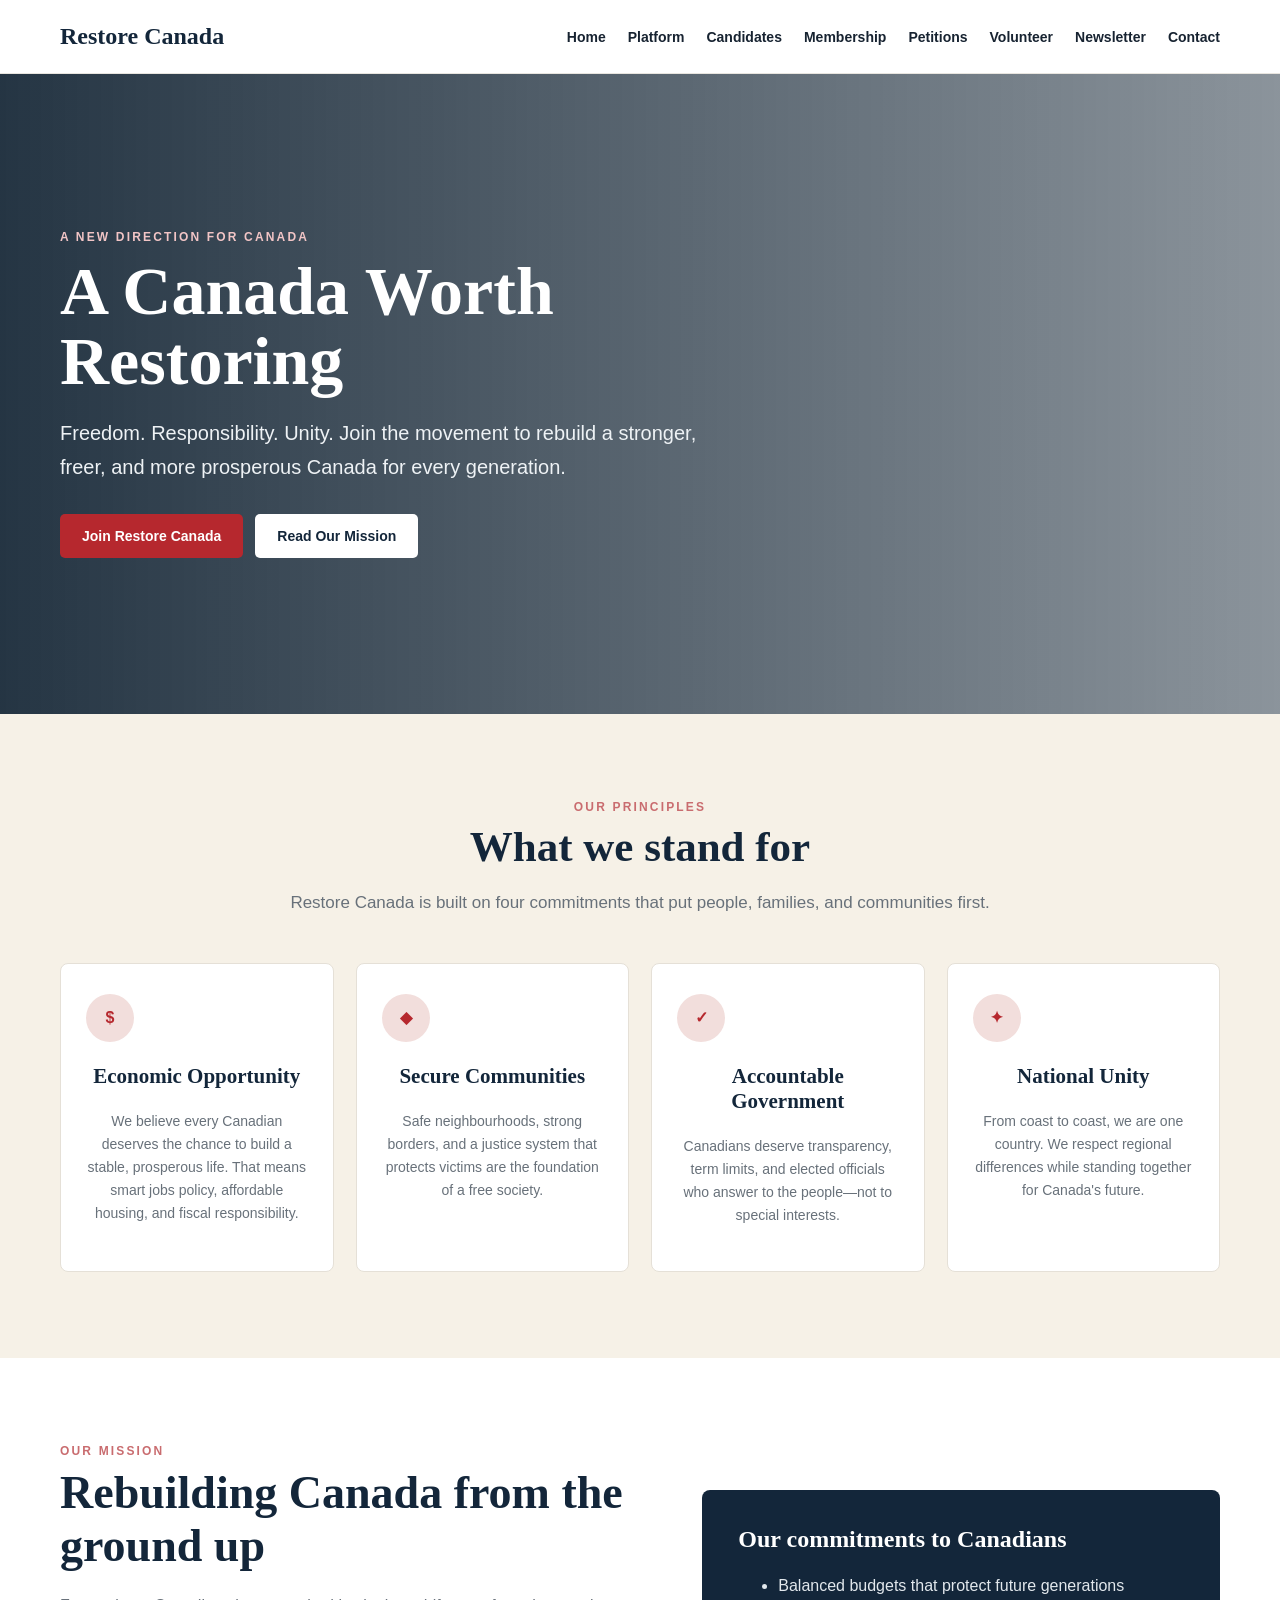
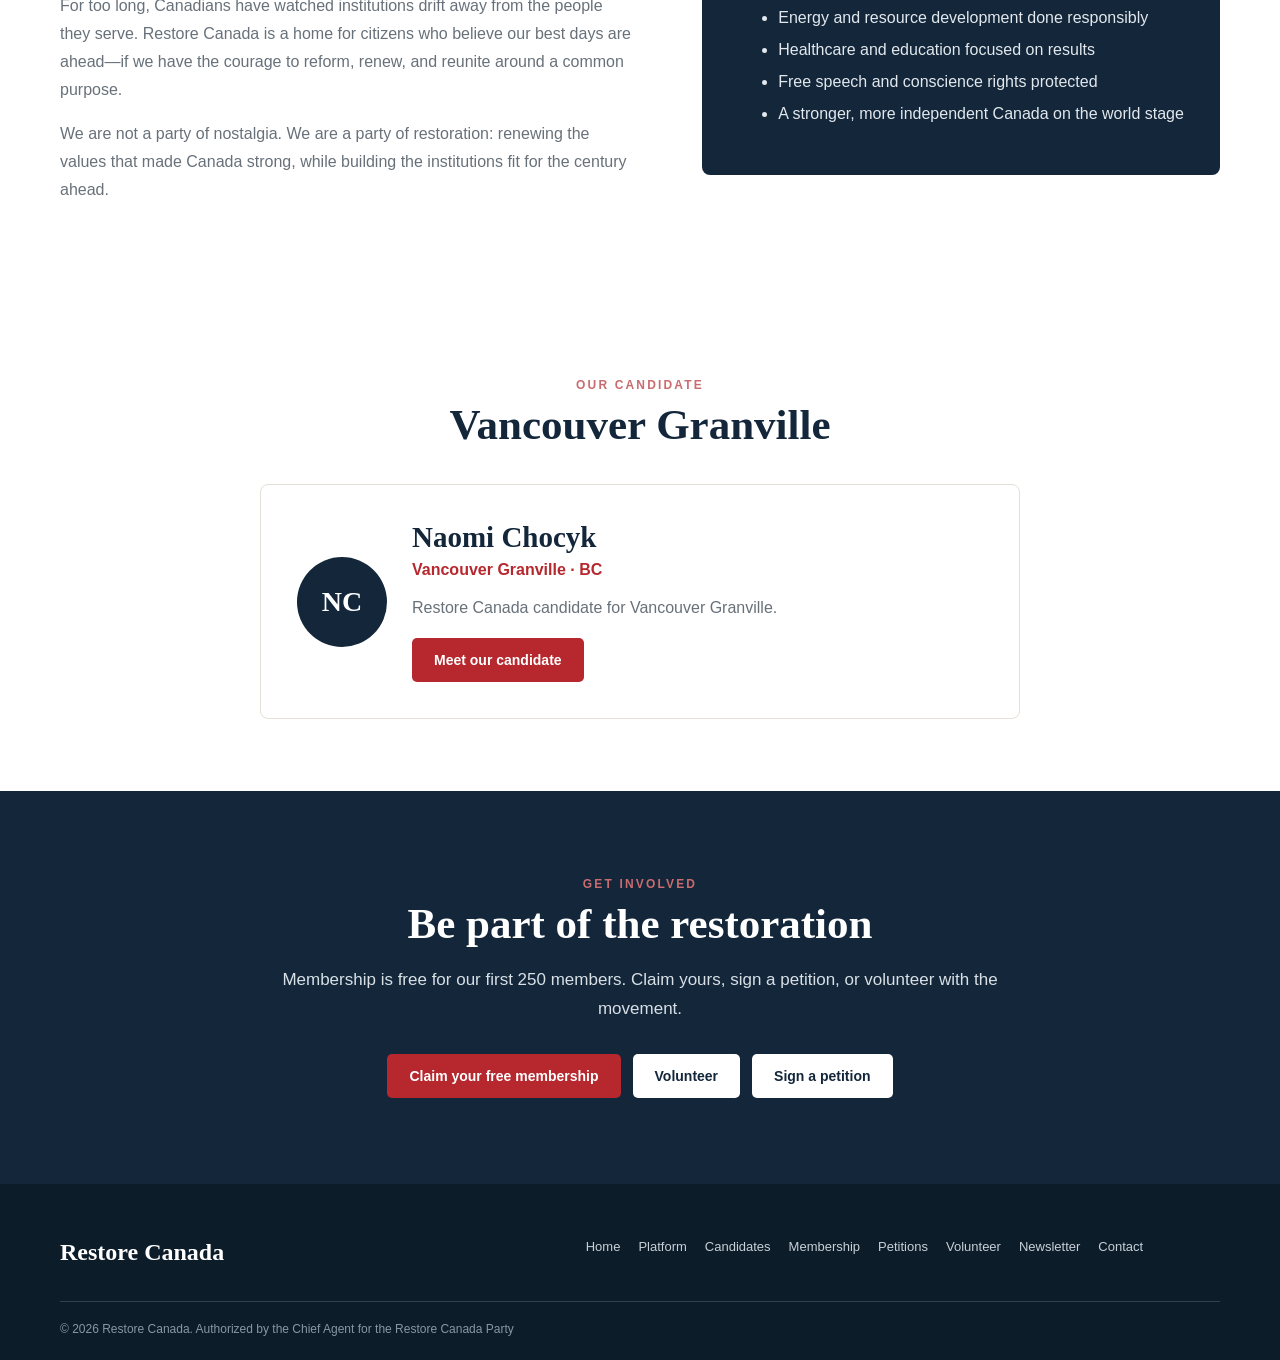
<file: index.html>
<!doctype html><html><head><meta charset="utf-8"><meta name="viewport" content="width=device-width,initial-scale=1"><title>Restore Canada — A Canada Worth Restoring</title><link rel="stylesheet" href="style.css"></head><body><header><div class="wrap header"><a class="logo" href="index.html">Restore Canada</a><nav>
<a href="index.html">Home</a><a href="platform.html">Platform</a><a href="candidates.html">Candidates</a>
<a href="membership.html">Membership</a><a href="petitions.html">Petitions</a>
<a href="volunteer.html">Volunteer</a>
<a href="newsletter.html">Newsletter</a><a href="contact.html">Contact</a></nav><button class="menu">☰</button></div></header>
<section class="hero"><div class="wrap"><div class="content"><div class="kicker">A new direction for Canada</div><h1>A Canada Worth Restoring</h1><p>Freedom. Responsibility. Unity. Join the movement to rebuild a stronger, freer, and more prosperous Canada for every generation.</p><div class="buttons"><a class="btn btn-red" href="membership.html">Join Restore Canada</a><a class="btn btn-light" href="#mission">Read Our Mission</a></div></div></div></section>
<section class="cream"><div class="wrap center"><div class="kicker">Our principles</div><h2 class="section-title">What we stand for</h2><p class="intro">Restore Canada is built on four commitments that put people, families, and communities first.</p>
<div class="grid4"><div class="principle"><div class="icon">$</div><h3>Economic Opportunity</h3><p>We believe every Canadian deserves the chance to build a stable, prosperous life. That means smart jobs policy, affordable housing, and fiscal responsibility.</p></div>
<div class="principle"><div class="icon">◆</div><h3>Secure Communities</h3><p>Safe neighbourhoods, strong borders, and a justice system that protects victims are the foundation of a free society.</p></div>
<div class="principle"><div class="icon">✓</div><h3>Accountable Government</h3><p>Canadians deserve transparency, term limits, and elected officials who answer to the people—not to special interests.</p></div>
<div class="principle"><div class="icon">✦</div><h3>National Unity</h3><p>From coast to coast, we are one country. We respect regional differences while standing together for Canada's future.</p></div></div></div></section>
<section id="mission"><div class="wrap mission"><div><div class="kicker">Our mission</div><h2>Rebuilding Canada from the ground up</h2><p>For too long, Canadians have watched institutions drift away from the people they serve. Restore Canada is a home for citizens who believe our best days are ahead—if we have the courage to reform, renew, and reunite around a common purpose.</p><p>We are not a party of nostalgia. We are a party of restoration: renewing the values that made Canada strong, while building the institutions fit for the century ahead.</p></div>
<div class="commit"><h3>Our commitments to Canadians</h3><ul><li>Balanced budgets that protect future generations</li><li>Energy and resource development done responsibly</li><li>Healthcare and education focused on results</li><li>Free speech and conscience rights protected</li><li>A stronger, more independent Canada on the world stage</li></ul></div></div></section>
<section class="candidate-band"><div class="wrap center"><div class="kicker">Our candidate</div><h2 class="section-title">Vancouver Granville</h2><div class="candidate-card"><div class="initials">NC</div><div><h3>Naomi Chocyk</h3><div class="riding">Vancouver Granville · BC</div><p>Restore Canada candidate for Vancouver Granville.</p><a class="btn btn-red" href="candidates.html">Meet our candidate</a></div></div></div></section>
<section class="involve"><div class="wrap center"><div class="kicker">Get involved</div><h2 class="section-title">Be part of the restoration</h2><p class="intro">Membership is free for our first 250 members. Claim yours, sign a petition, or volunteer with the movement.</p><div class="buttons"><a class="btn btn-red" href="membership.html">Claim your free membership</a><a class="btn btn-light" href="volunteer.html">Volunteer</a><a class="btn btn-light" href="petitions.html">Sign a petition</a></div></div></section>
<footer><div class="wrap"><div class="foot"><div><div class="logo" style="color:white">Restore Canada</div></div>
<div class="footlinks"><a href="index.html">Home</a><a href="platform.html">Platform</a><a href="candidates.html">Candidates</a><a href="membership.html">Membership</a><a href="petitions.html">Petitions</a><a href="volunteer.html">Volunteer</a><a href="newsletter.html">Newsletter</a><a href="contact.html">Contact</a></div></div>
<div class="copyright">© 2026 Restore Canada. Authorized by the Chief Agent for the Restore Canada Party</div></div></footer></body></html>
</file>
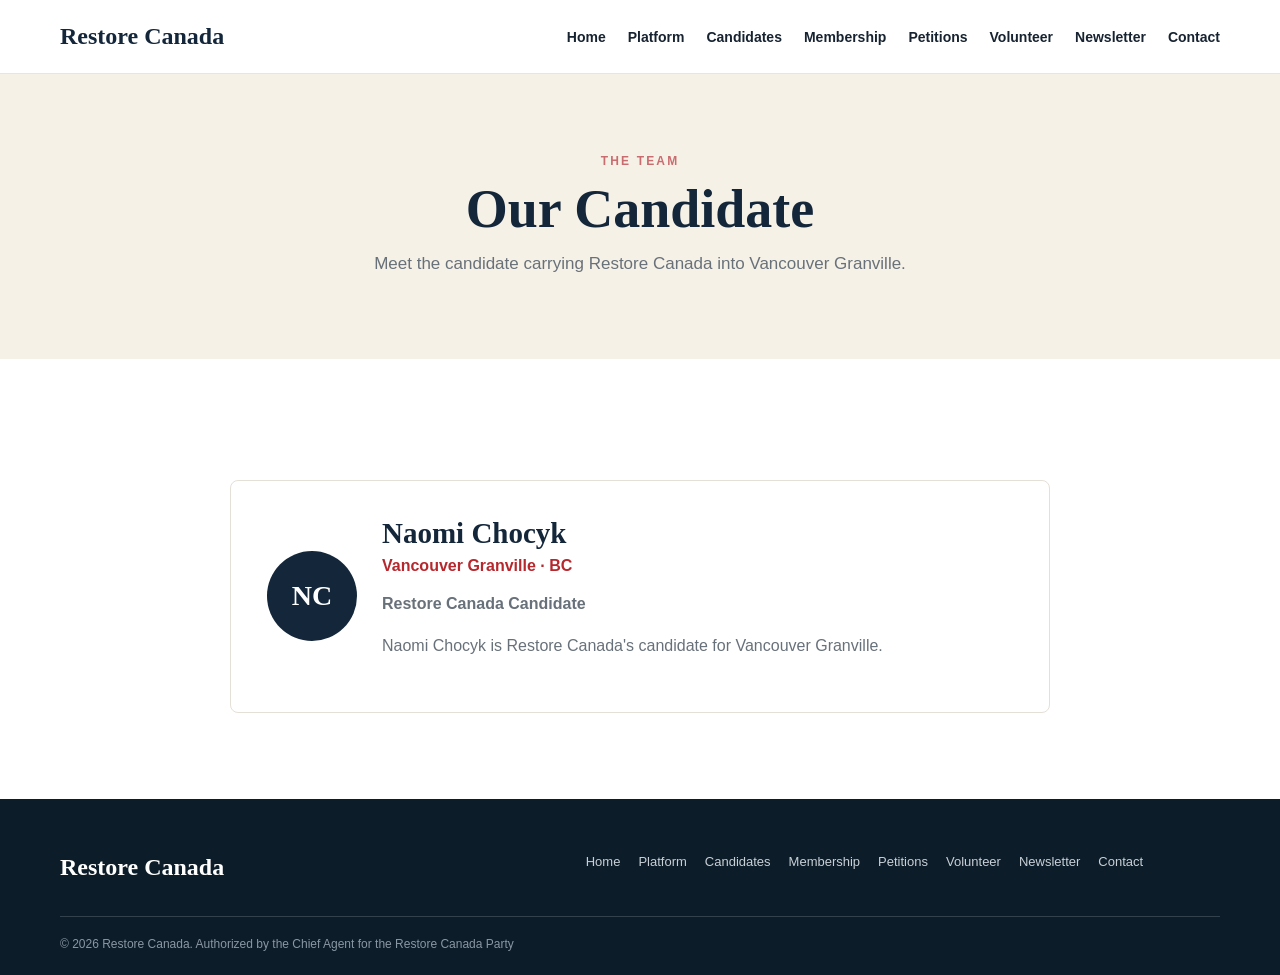
<file: candidates.html>
<!doctype html><html><head><meta charset="utf-8"><meta name="viewport" content="width=device-width,initial-scale=1"><title>Our Candidate — Restore Canada</title><link rel="stylesheet" href="style.css"></head><body><header><div class="wrap header"><a class="logo" href="index.html">Restore Canada</a><nav>
<a href="index.html">Home</a><a href="platform.html">Platform</a><a href="candidates.html">Candidates</a>
<a href="membership.html">Membership</a><a href="petitions.html">Petitions</a>
<a href="volunteer.html">Volunteer</a>
<a href="newsletter.html">Newsletter</a><a href="contact.html">Contact</a></nav><button class="menu">☰</button></div></header>
<section class="pagehero"><div class="wrap"><div class="kicker">The team</div><h1>Our Candidate</h1><p class="intro">Meet the candidate carrying Restore Canada into Vancouver Granville.</p></div></section>
<section><div class="wrap candidate-only"><div class="candidate-card"><div class="initials">NC</div><div><h3>Naomi Chocyk</h3><div class="riding">Vancouver Granville · BC</div><p><strong>Restore Canada Candidate</strong></p><p>Naomi Chocyk is Restore Canada's candidate for Vancouver Granville.</p></div></div></div></section>
<footer><div class="wrap"><div class="foot"><div><div class="logo" style="color:white">Restore Canada</div></div>
<div class="footlinks"><a href="index.html">Home</a><a href="platform.html">Platform</a><a href="candidates.html">Candidates</a><a href="membership.html">Membership</a><a href="petitions.html">Petitions</a><a href="volunteer.html">Volunteer</a><a href="newsletter.html">Newsletter</a><a href="contact.html">Contact</a></div></div>
<div class="copyright">© 2026 Restore Canada. Authorized by the Chief Agent for the Restore Canada Party</div></div></footer></body></html>
</file>
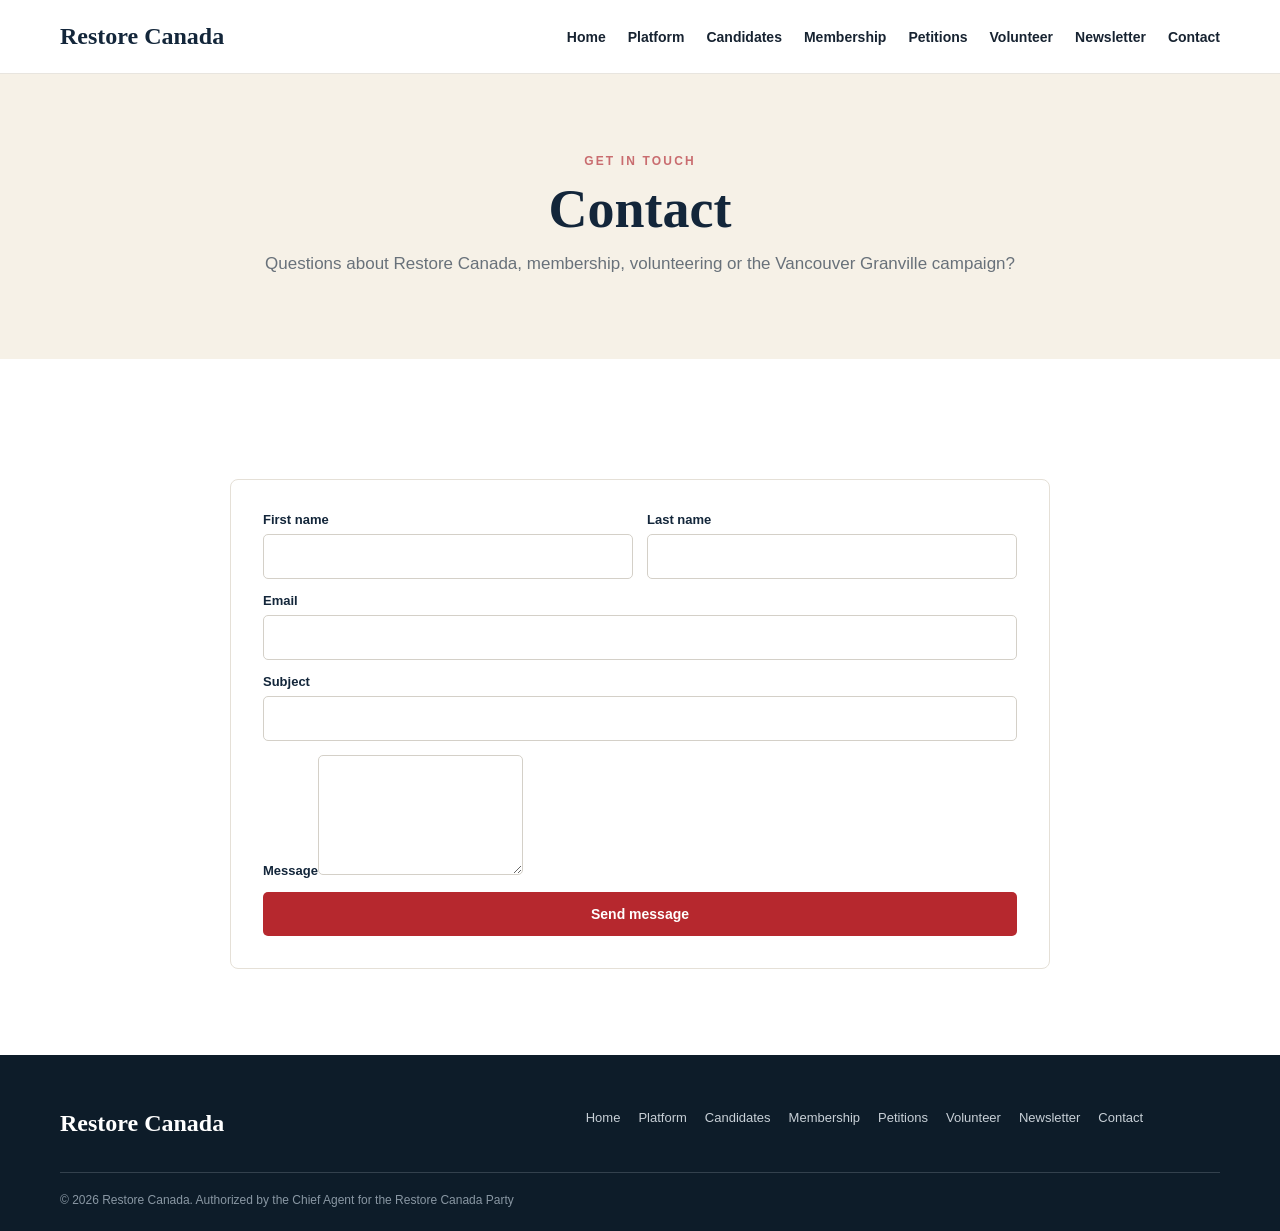
<file: contact.html>
<!doctype html><html><head><meta charset="utf-8"><meta name="viewport" content="width=device-width,initial-scale=1"><title>Contact — Restore Canada</title><link rel="stylesheet" href="style.css"></head><body><header><div class="wrap header"><a class="logo" href="index.html">Restore Canada</a><nav><a href="index.html">Home</a><a href="platform.html">Platform</a><a href="candidates.html">Candidates</a><a href="membership.html">Membership</a><a href="petitions.html">Petitions</a><a href="volunteer.html">Volunteer</a><a href="newsletter.html">Newsletter</a><a href="contact.html">Contact</a></nav><button class="menu">☰</button></div></header><section class="pagehero"><div class="wrap"><div class="kicker">Get in touch</div><h1>Contact</h1><p class="intro">Questions about Restore Canada, membership, volunteering or the Vancouver Granville campaign?</p></div></section><section><div class="wrap membership-wrap"><form class="membership-form" onsubmit="return false;"><div class="row"><label>First name<input required></label><label>Last name<input required></label></div><label>Email<input required type="email"></label><label>Subject<input required></label><label>Message<textarea required rows="6"></textarea></label><button class="btn btn-red" type="submit">Send message</button></form></div></section><footer><div class="wrap"><div class="foot"><div><div class="logo" style="color:white">Restore Canada</div></div><div class="footlinks"><a href="index.html">Home</a><a href="platform.html">Platform</a><a href="candidates.html">Candidates</a><a href="membership.html">Membership</a><a href="petitions.html">Petitions</a><a href="volunteer.html">Volunteer</a><a href="newsletter.html">Newsletter</a><a href="contact.html">Contact</a></div></div><div class="copyright">© 2026 Restore Canada. Authorized by the Chief Agent for the Restore Canada Party</div></div></footer></body></html>
</file>
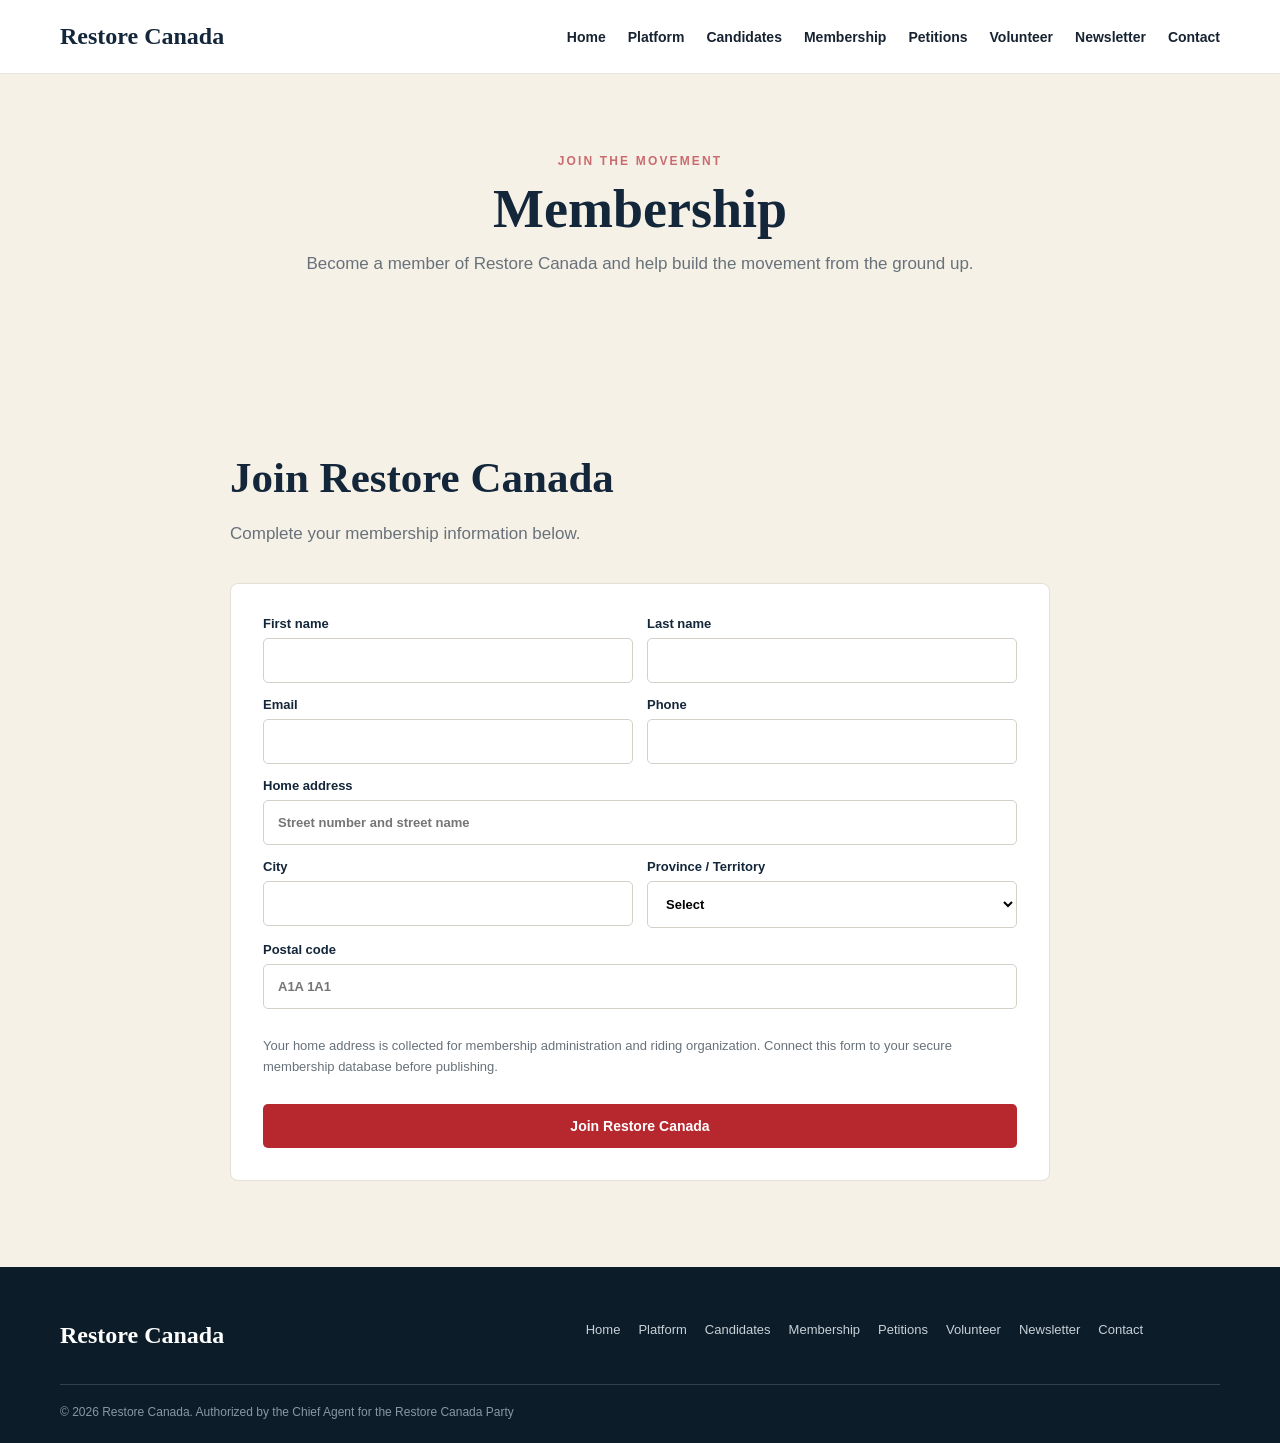
<file: membership.html>
<!doctype html><html><head><meta charset="utf-8"><meta name="viewport" content="width=device-width,initial-scale=1"><title>Membership — Restore Canada</title><link rel="stylesheet" href="style.css"></head><body><header><div class="wrap header"><a class="logo" href="index.html">Restore Canada</a><nav>
<a href="index.html">Home</a><a href="platform.html">Platform</a><a href="candidates.html">Candidates</a>
<a href="membership.html">Membership</a><a href="petitions.html">Petitions</a>
<a href="volunteer.html">Volunteer</a>
<a href="newsletter.html">Newsletter</a><a href="contact.html">Contact</a></nav><button class="menu">☰</button></div></header>
<section class="pagehero"><div class="wrap"><div class="kicker">Join the movement</div><h1>Membership</h1><p class="intro">Become a member of Restore Canada and help build the movement from the ground up.</p></div></section>
<section class="cream"><div class="wrap membership-wrap"><h2 class="section-title">Join Restore Canada</h2><p class="intro" style="margin:0">Complete your membership information below.</p>
<form class="membership-form" onsubmit="return false;">
<div class="row"><label>First name<input required name="first_name"></label><label>Last name<input required name="last_name"></label></div>
<div class="row"><label>Email<input required type="email" name="email"></label><label>Phone<input type="tel" name="phone"></label></div>
<label>Home address<input required name="home_address" autocomplete="street-address" placeholder="Street number and street name"></label>
<div class="row"><label>City<input required name="city" autocomplete="address-level2"></label><label>Province / Territory<select required name="province" autocomplete="address-level1"><option value="">Select</option><option>British Columbia</option><option>Alberta</option><option>Saskatchewan</option><option>Manitoba</option><option>Ontario</option><option>Quebec</option><option>New Brunswick</option><option>Nova Scotia</option><option>Prince Edward Island</option><option>Newfoundland and Labrador</option><option>Yukon</option><option>Northwest Territories</option><option>Nunavut</option></select></label></div>
<label>Postal code<input required name="postal_code" autocomplete="postal-code" placeholder="A1A 1A1"></label>
<p class="note">Your home address is collected for membership administration and riding organization. Connect this form to your secure membership database before publishing.</p>
<button class="btn btn-red" type="submit">Join Restore Canada</button>
</form></div></section><footer><div class="wrap"><div class="foot"><div><div class="logo" style="color:white">Restore Canada</div></div>
<div class="footlinks"><a href="index.html">Home</a><a href="platform.html">Platform</a><a href="candidates.html">Candidates</a><a href="membership.html">Membership</a><a href="petitions.html">Petitions</a><a href="volunteer.html">Volunteer</a><a href="newsletter.html">Newsletter</a><a href="contact.html">Contact</a></div></div>
<div class="copyright">© 2026 Restore Canada. Authorized by the Chief Agent for the Restore Canada Party</div></div></footer></body></html>
</file>
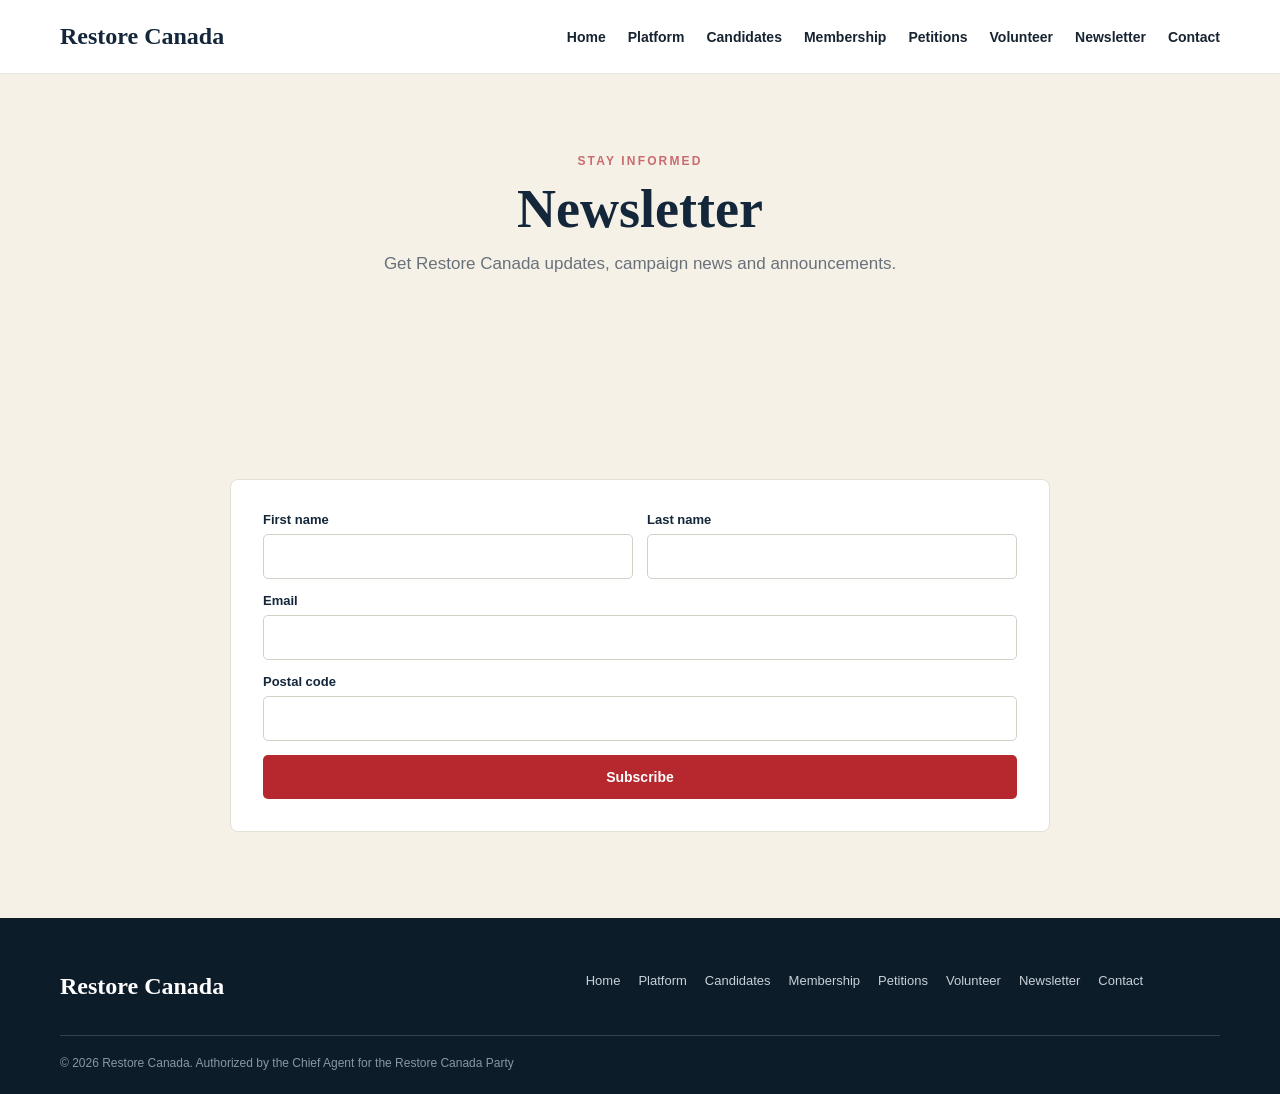
<file: newsletter.html>
<!doctype html><html><head><meta charset="utf-8"><meta name="viewport" content="width=device-width,initial-scale=1"><title>Newsletter — Restore Canada</title><link rel="stylesheet" href="style.css"></head><body><header><div class="wrap header"><a class="logo" href="index.html">Restore Canada</a><nav><a href="index.html">Home</a><a href="platform.html">Platform</a><a href="candidates.html">Candidates</a><a href="membership.html">Membership</a><a href="petitions.html">Petitions</a><a href="volunteer.html">Volunteer</a><a href="newsletter.html">Newsletter</a><a href="contact.html">Contact</a></nav><button class="menu">☰</button></div></header><section class="pagehero"><div class="wrap"><div class="kicker">Stay informed</div><h1>Newsletter</h1><p class="intro">Get Restore Canada updates, campaign news and announcements.</p></div></section><section class="cream"><div class="wrap membership-wrap"><form class="membership-form" onsubmit="return false;"><div class="row"><label>First name<input required></label><label>Last name<input required></label></div><label>Email<input required type="email"></label><label>Postal code<input></label><button class="btn btn-red" type="submit">Subscribe</button></form></div></section><footer><div class="wrap"><div class="foot"><div><div class="logo" style="color:white">Restore Canada</div></div><div class="footlinks"><a href="index.html">Home</a><a href="platform.html">Platform</a><a href="candidates.html">Candidates</a><a href="membership.html">Membership</a><a href="petitions.html">Petitions</a><a href="volunteer.html">Volunteer</a><a href="newsletter.html">Newsletter</a><a href="contact.html">Contact</a></div></div><div class="copyright">© 2026 Restore Canada. Authorized by the Chief Agent for the Restore Canada Party</div></div></footer></body></html>
</file>
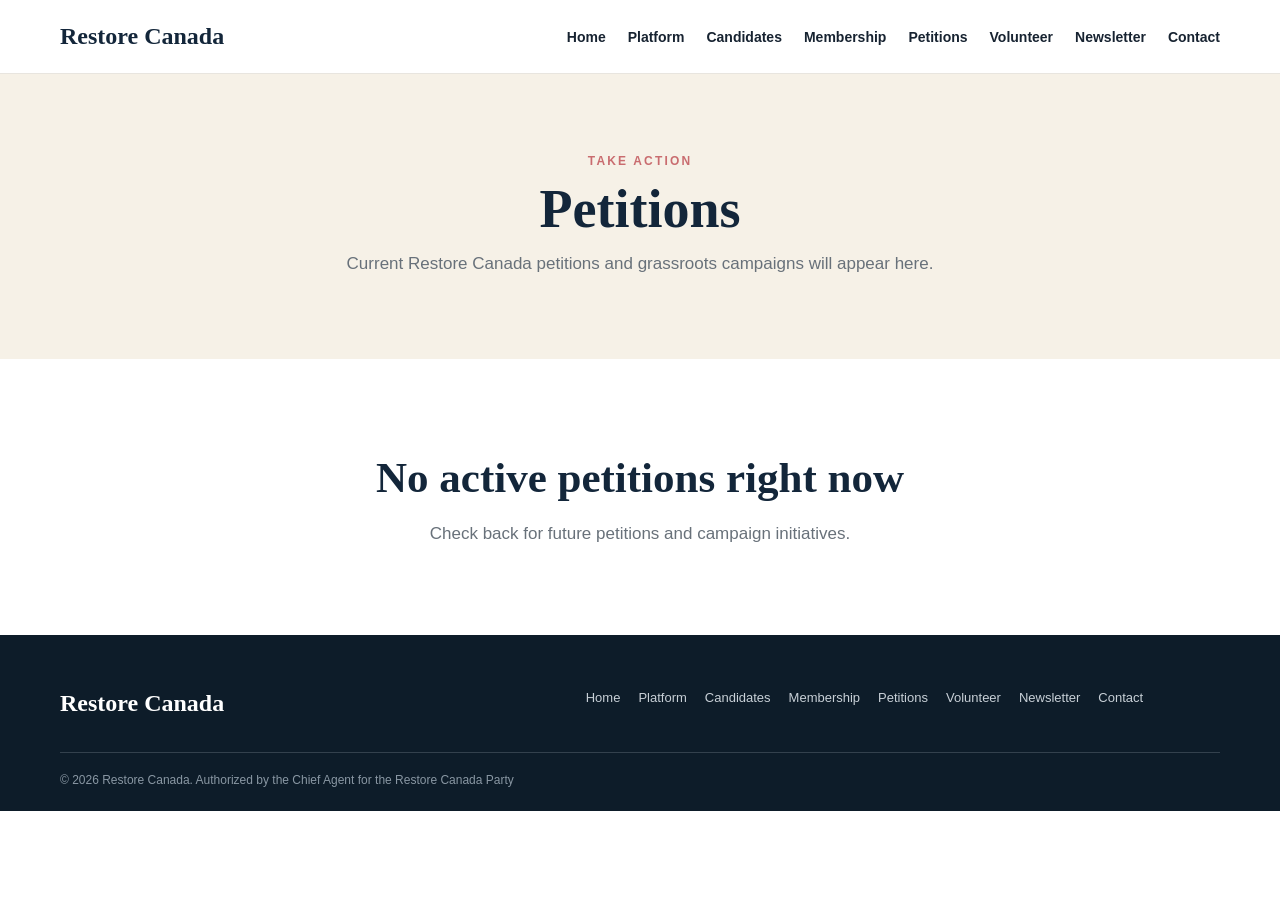
<file: petitions.html>
<!doctype html><html><head><meta charset="utf-8"><meta name="viewport" content="width=device-width,initial-scale=1"><title>Petitions — Restore Canada</title><link rel="stylesheet" href="style.css"></head><body><header><div class="wrap header"><a class="logo" href="index.html">Restore Canada</a><nav><a href="index.html">Home</a><a href="platform.html">Platform</a><a href="candidates.html">Candidates</a><a href="membership.html">Membership</a><a href="petitions.html">Petitions</a><a href="volunteer.html">Volunteer</a><a href="newsletter.html">Newsletter</a><a href="contact.html">Contact</a></nav><button class="menu">☰</button></div></header><section class="pagehero"><div class="wrap"><div class="kicker">Take action</div><h1>Petitions</h1><p class="intro">Current Restore Canada petitions and grassroots campaigns will appear here.</p></div></section><section><div class="wrap center"><h2 class="section-title">No active petitions right now</h2><p class="intro">Check back for future petitions and campaign initiatives.</p></div></section><footer><div class="wrap"><div class="foot"><div><div class="logo" style="color:white">Restore Canada</div></div><div class="footlinks"><a href="index.html">Home</a><a href="platform.html">Platform</a><a href="candidates.html">Candidates</a><a href="membership.html">Membership</a><a href="petitions.html">Petitions</a><a href="volunteer.html">Volunteer</a><a href="newsletter.html">Newsletter</a><a href="contact.html">Contact</a></div></div><div class="copyright">© 2026 Restore Canada. Authorized by the Chief Agent for the Restore Canada Party</div></div></footer></body></html>
</file>
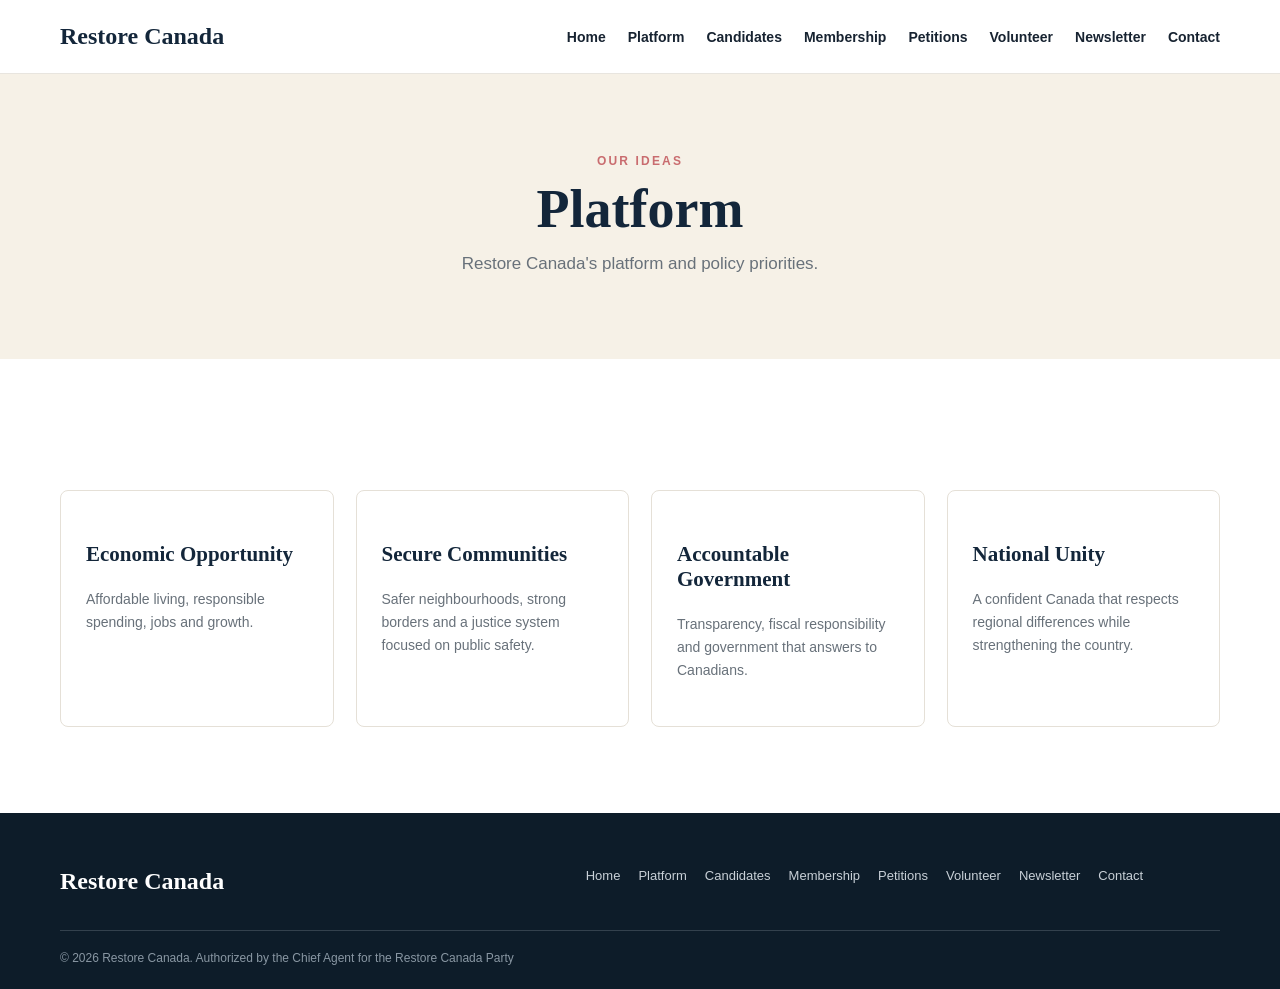
<file: platform.html>
<!doctype html><html><head><meta charset="utf-8"><meta name="viewport" content="width=device-width,initial-scale=1"><title>Platform — Restore Canada</title><link rel="stylesheet" href="style.css"></head><body><header><div class="wrap header"><a class="logo" href="index.html">Restore Canada</a><nav><a href="index.html">Home</a><a href="platform.html">Platform</a><a href="candidates.html">Candidates</a><a href="membership.html">Membership</a><a href="petitions.html">Petitions</a><a href="volunteer.html">Volunteer</a><a href="newsletter.html">Newsletter</a><a href="contact.html">Contact</a></nav><button class="menu">☰</button></div></header><section class="pagehero"><div class="wrap"><div class="kicker">Our ideas</div><h1>Platform</h1><p class="intro">Restore Canada's platform and policy priorities.</p></div></section><section><div class="wrap"><div class="grid4"><div class="principle"><h3>Economic Opportunity</h3><p>Affordable living, responsible spending, jobs and growth.</p></div><div class="principle"><h3>Secure Communities</h3><p>Safer neighbourhoods, strong borders and a justice system focused on public safety.</p></div><div class="principle"><h3>Accountable Government</h3><p>Transparency, fiscal responsibility and government that answers to Canadians.</p></div><div class="principle"><h3>National Unity</h3><p>A confident Canada that respects regional differences while strengthening the country.</p></div></div></div></section><footer><div class="wrap"><div class="foot"><div><div class="logo" style="color:white">Restore Canada</div></div><div class="footlinks"><a href="index.html">Home</a><a href="platform.html">Platform</a><a href="candidates.html">Candidates</a><a href="membership.html">Membership</a><a href="petitions.html">Petitions</a><a href="volunteer.html">Volunteer</a><a href="newsletter.html">Newsletter</a><a href="contact.html">Contact</a></div></div><div class="copyright">© 2026 Restore Canada. Authorized by the Chief Agent for the Restore Canada Party</div></div></footer></body></html>
</file>
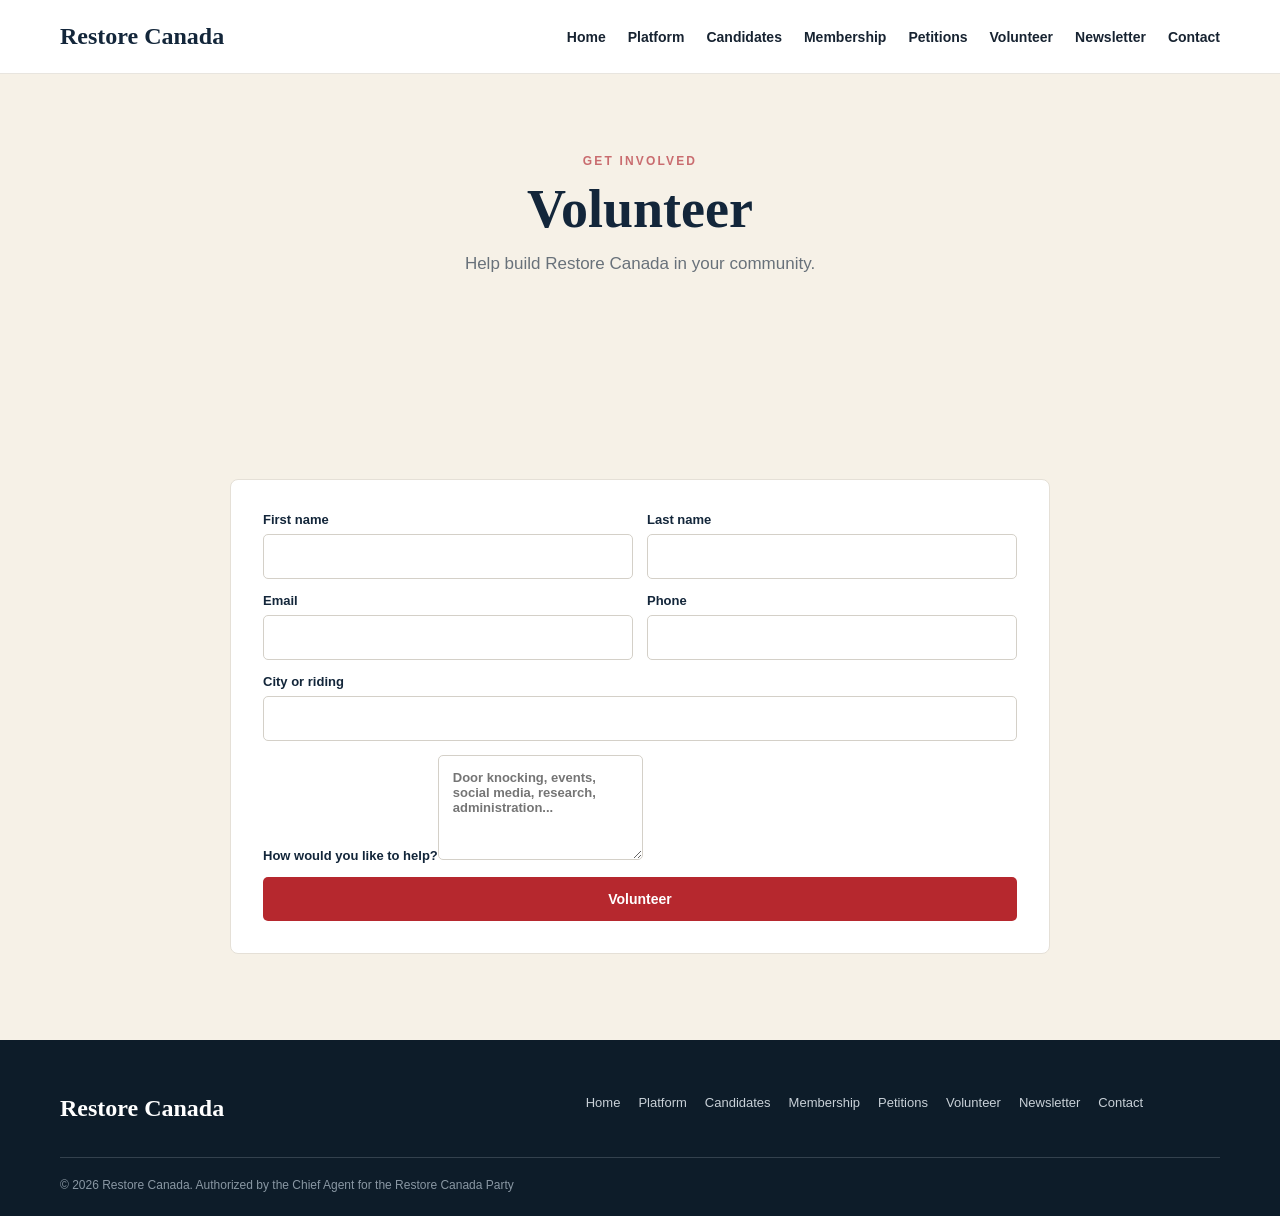
<file: volunteer.html>
<!doctype html><html><head><meta charset="utf-8"><meta name="viewport" content="width=device-width,initial-scale=1"><title>Volunteer — Restore Canada</title><link rel="stylesheet" href="style.css"></head><body><header><div class="wrap header"><a class="logo" href="index.html">Restore Canada</a><nav><a href="index.html">Home</a><a href="platform.html">Platform</a><a href="candidates.html">Candidates</a><a href="membership.html">Membership</a><a href="petitions.html">Petitions</a><a href="volunteer.html">Volunteer</a><a href="newsletter.html">Newsletter</a><a href="contact.html">Contact</a></nav><button class="menu">☰</button></div></header><section class="pagehero"><div class="wrap"><div class="kicker">Get involved</div><h1>Volunteer</h1><p class="intro">Help build Restore Canada in your community.</p></div></section><section class="cream"><div class="wrap membership-wrap"><form class="membership-form" onsubmit="return false;"><div class="row"><label>First name<input required></label><label>Last name<input required></label></div><div class="row"><label>Email<input required type="email"></label><label>Phone<input type="tel"></label></div><label>City or riding<input></label><label>How would you like to help?<textarea rows="5" placeholder="Door knocking, events, social media, research, administration..."></textarea></label><button class="btn btn-red" type="submit">Volunteer</button></form></div></section><footer><div class="wrap"><div class="foot"><div><div class="logo" style="color:white">Restore Canada</div></div><div class="footlinks"><a href="index.html">Home</a><a href="platform.html">Platform</a><a href="candidates.html">Candidates</a><a href="membership.html">Membership</a><a href="petitions.html">Petitions</a><a href="volunteer.html">Volunteer</a><a href="newsletter.html">Newsletter</a><a href="contact.html">Contact</a></div></div><div class="copyright">© 2026 Restore Canada. Authorized by the Chief Agent for the Restore Canada Party</div></div></footer></body></html>
</file>
<file: style.css>
:root{--navy:#13263a;--red:#b6282e;--cream:#f6f1e7;--ink:#172331;--muted:#68717a;--white:#fff}
*{box-sizing:border-box}html{scroll-behavior:smooth}body{margin:0;font-family:Arial,Helvetica,sans-serif;color:var(--ink);background:#fff}
a{text-decoration:none;color:inherit}.wrap{width:min(1160px,92%);margin:auto}
header{height:74px;background:#fff;border-bottom:1px solid #e8e5df;display:flex;align-items:center;position:sticky;top:0;z-index:20}
.header{display:flex;align-items:center;justify-content:space-between;gap:28px}.logo{font-family:Georgia,serif;font-weight:800;font-size:24px;color:var(--navy)}
nav{display:flex;gap:22px;align-items:center;font-size:14px;font-weight:700}nav a:hover{color:var(--red)}
.donate{background:var(--red);color:#fff;padding:11px 17px;border-radius:5px}.menu{display:none;background:none;border:0;font-size:26px}
.hero{min-height:600px;display:flex;align-items:center;background:linear-gradient(90deg,rgba(13,31,47,.90),rgba(13,31,47,.48)),url('https://pcweb2.azureedge.net/-/media/WET4/voyage-travel/conseils-tips/choisis-canada-choose/unique-experiences-1200-630.jpg?modified=20250516145007') center/cover;color:#fff}
.hero .content{max-width:720px;padding:70px 0}.kicker{text-transform:uppercase;letter-spacing:.18em;font-size:12px;font-weight:800;color:#c96c6f}
.hero .kicker{color:#f2c5c6}.hero h1{font-family:Georgia,serif;font-size:68px;line-height:1.03;margin:12px 0 18px}.hero p{font-size:20px;line-height:1.7;max-width:650px;color:#eef2f5}
.buttons{display:flex;gap:12px;margin-top:30px;flex-wrap:wrap}.btn{display:inline-block;padding:14px 22px;border-radius:5px;font-weight:800;font-size:14px}.btn-red{background:var(--red);color:#fff}.btn-light{background:#fff;color:var(--navy)}
section{padding:86px 0}.cream{background:var(--cream)}.center{text-align:center}.section-title{font-family:Georgia,serif;font-size:43px;color:var(--navy);margin:8px 0 18px}.intro{max-width:760px;margin:0 auto;color:var(--muted);font-size:17px;line-height:1.7}
.grid4{display:grid;grid-template-columns:repeat(4,1fr);gap:22px;margin-top:45px}.principle{background:#fff;border:1px solid #e5e0d7;border-radius:8px;padding:30px 25px;min-height:235px}
.icon{width:48px;height:48px;border-radius:50%;background:#f2dedc;color:var(--red);display:grid;place-items:center;font-weight:900;margin-bottom:22px}.principle h3{font-family:Georgia,serif;font-size:21px;color:var(--navy)}.principle p{color:var(--muted);line-height:1.65;font-size:14px}
.mission{display:grid;grid-template-columns:1.05fr .95fr;gap:70px;align-items:center}.mission h2{font-family:Georgia,serif;font-size:46px;color:var(--navy);margin:8px 0 20px}.mission p{color:var(--muted);line-height:1.75}
.commit{background:var(--navy);color:#fff;padding:36px;border-radius:8px}.commit h3{font-family:Georgia,serif;font-size:24px;margin-top:0}.commit li{margin:14px 0;color:#e2e8ed}
.involve{background:var(--navy);color:#fff}.involve .section-title{color:#fff}.involve .intro{color:#d8e0e6}.involve .buttons{justify-content:center}
.candidate-band{padding:72px 0;background:#fff}.candidate-card{max-width:760px;margin:35px auto 0;border:1px solid #e5e0d7;border-radius:8px;padding:36px;display:grid;grid-template-columns:90px 1fr;gap:25px;align-items:center;text-align:left}
.initials{width:90px;height:90px;border-radius:50%;display:grid;place-items:center;background:var(--navy);color:#fff;font-family:Georgia,serif;font-size:28px;font-weight:800}.candidate-card h3{font-family:Georgia,serif;font-size:29px;margin:0;color:var(--navy)}.riding{color:var(--red);font-weight:800;margin:7px 0}.candidate-card p{color:var(--muted);line-height:1.65}
footer{background:#0d1c29;color:#c8d0d7;padding:55px 0 24px}.foot{display:grid;grid-template-columns:1.5fr 2fr;gap:50px}.footlinks{display:flex;gap:18px;flex-wrap:wrap;font-size:13px}.copyright{border-top:1px solid #33414d;margin-top:35px;padding-top:20px;font-size:12px;color:#8997a3}
.pagehero{background:var(--cream);padding:80px 0;text-align:center}.pagehero h1{font-family:Georgia,serif;font-size:54px;color:var(--navy);margin:10px 0}.candidate-only{max-width:820px;margin:0 auto}.candidate-only .candidate-card{max-width:820px}
.apply{background:var(--cream)}.applybox{max-width:760px;margin:auto}.apply h2{font-family:Georgia,serif;font-size:40px;color:var(--navy)}.apply li{margin:10px 0;color:var(--muted)}
form{display:grid;gap:14px;margin-top:28px}input,textarea{padding:14px;border:1px solid #d4d0c8;border-radius:5px;font:inherit}button.btn{border:0;cursor:pointer}
@media(max-width:900px){nav{display:none}.menu{display:block}.grid4{grid-template-columns:1fr 1fr}.mission{grid-template-columns:1fr}.hero h1{font-size:52px}.foot{grid-template-columns:1fr}}
@media(max-width:600px){.grid4{grid-template-columns:1fr}.hero h1{font-size:43px}.hero p{font-size:17px}.section-title{font-size:36px}.candidate-card{grid-template-columns:1fr;text-align:center}.initials{margin:auto}}
.membership-wrap{max-width:820px;margin:auto}
.membership-form{margin-top:34px;background:#fff;border:1px solid #e5e0d7;border-radius:8px;padding:32px;display:grid;gap:14px}
.membership-form .row{display:grid;grid-template-columns:1fr 1fr;gap:14px}
.membership-form label{font-size:13px;font-weight:800;color:var(--navy)}
.membership-form input,.membership-form select{margin-top:7px;width:100%;padding:14px;border:1px solid #d4d0c8;border-radius:5px;font:inherit;background:#fff}
.note{font-size:13px;color:var(--muted);line-height:1.6}
@media(max-width:600px){.membership-form .row{grid-template-columns:1fr}}
</file>
